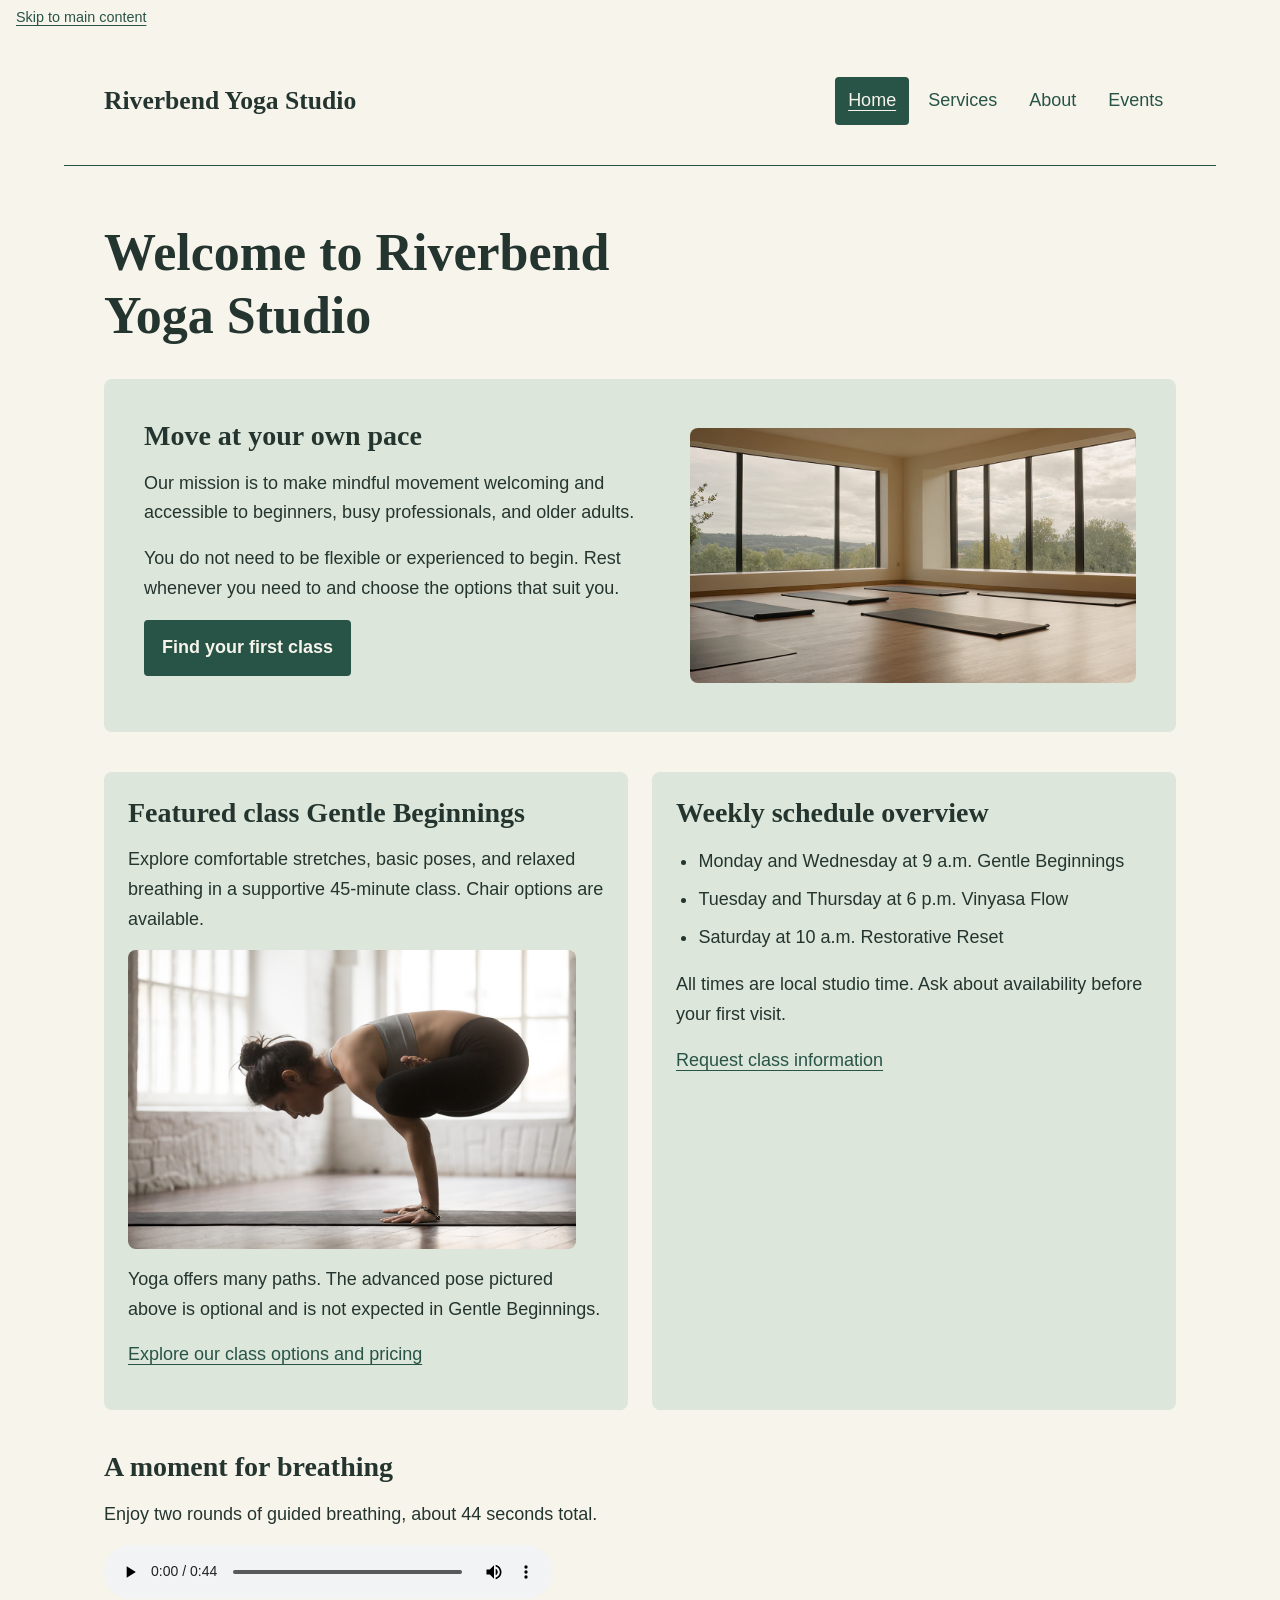
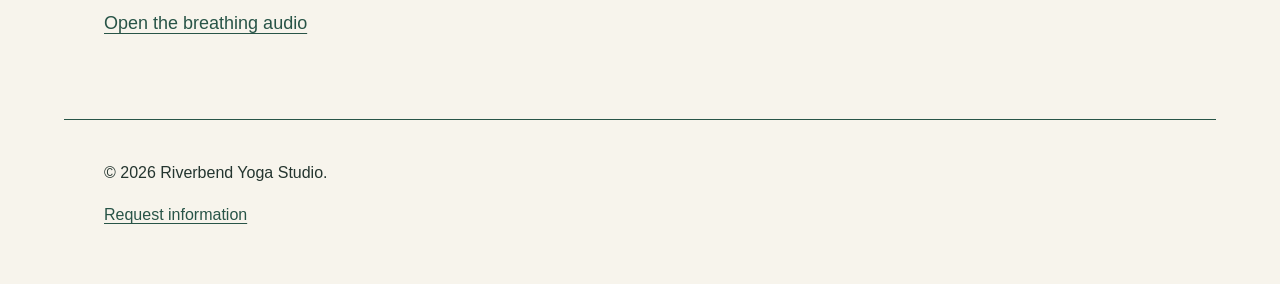
<file: index.html>
<!DOCTYPE html>
<html lang="en">
<head>
  <meta charset="UTF-8">
  <meta name="viewport" content="width=device-width, initial-scale=1">
  <title>Welcome to Riverbend Yoga Studio | Riverbend Yoga Studio</title>
<link rel="stylesheet" href="styles.css">
</head>
<body>
  <a href="#main-content" class="skip-link">Skip to main content</a>
  <header>
    <p class="studio-name">Riverbend Yoga Studio</p>
    <nav aria-label="Main navigation">
      <ul>
        <li><a href="index.html" aria-current="page">Home</a></li>
        <li><a href="services.html">Services</a></li>
        <li><a href="about.html">About</a></li>
        <li><a href="events.html">Events</a></li>
      </ul>
    </nav>
  </header>
  <main id="main-content" tabindex="-1">
    <h1>Welcome to Riverbend Yoga Studio</h1>
    <section class="welcome">
      <div class="welcome-copy">
<h2>Move at your own pace</h2>
      <p>Our mission is to make mindful movement welcoming and
        accessible to beginners, busy professionals, and older adults.</p>
      <p>You do not need to be flexible or experienced to begin.
        Rest whenever you need to and choose the options that suit you.</p>
      <p><a href="events.html#interest-form" class="button-link">Find your first class</a></p>
</div>
<img src="media/yoga-studio.png" width="600" alt="Yoga mats arranged on a wooden floor beside large windows">
    </section>
    <div class="section-row">
<section>
      <h2>Featured class Gentle Beginnings</h2>
      <p>Explore comfortable stretches, basic poses, and relaxed breathing
        in a supportive 45-minute class. Chair options are available.</p>
      <picture>
        <source media="(min-width: 800px)" srcset="media/yoga-feature-large.png">
        <img src="media/yoga-feature-small.png" width="300" alt="Yoga practitioner balancing on their hands in crow pose">
      </source></picture>
      <p>Yoga offers many paths. The advanced pose pictured above is
        optional and is not expected in Gentle Beginnings.</p>
      <p><a href="services.html">Explore our class options and pricing</a></p>
    </section>
    <section>
      <h2>Weekly schedule overview</h2>
      <ul>
        <li>Monday and Wednesday at 9 a.m. Gentle Beginnings</li>
        <li>Tuesday and Thursday at 6 p.m. Vinyasa Flow</li>
        <li>Saturday at 10 a.m. Restorative Reset</li>
      </ul>
      <p>All times are local studio time. Ask about availability before
        your first visit.</p>
      <p><a href="events.html#interest-form">Request class information</a></p>
    </section>
    </div>
<section>
      <h2>A moment for breathing</h2>
      <p>Enjoy two rounds of guided breathing, about 44 seconds total.</p>
      <audio controls preload="metadata">
        <source src="media/yoga-breathing.mp3" type="audio/mpeg">
        Your browser does not support audio playback.
        <a href="media/yoga-breathing.mp3">Download the breathing audio</a>.
      </source></audio>
      <p><a href="media/yoga-breathing.mp3">Open the breathing audio</a></p>
    </section>
  </main>
  <footer>
    <p>© 2026 Riverbend Yoga Studio.</p>
    <p><a href="events.html#interest-form">Request information</a></p>
  </footer>
</body>
</html>
</file>
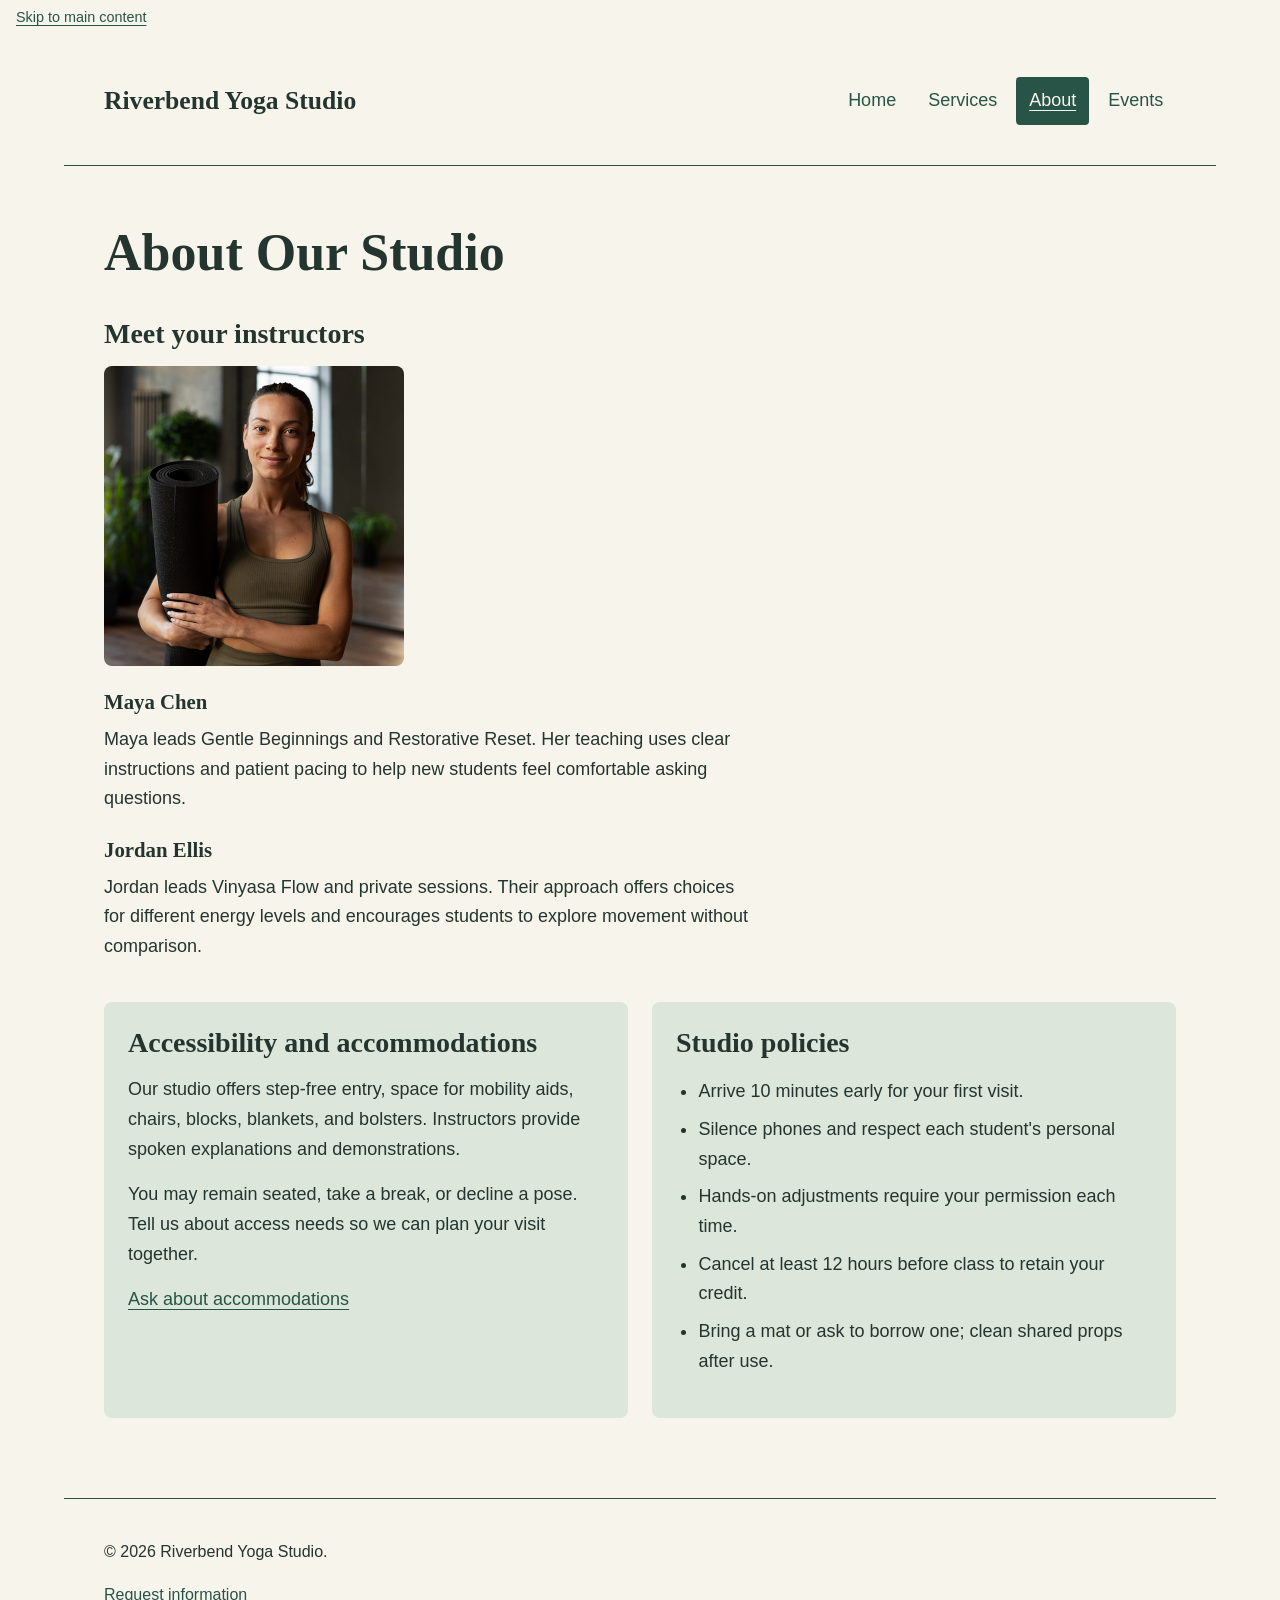
<file: about.html>
<!DOCTYPE html>
<html lang="en">
<head>
  <meta charset="UTF-8">
  <meta name="viewport" content="width=device-width, initial-scale=1">
  <title>About Our Studio | Riverbend Yoga Studio</title>
<link rel="stylesheet" href="styles.css">
</head>
<body>
  <a href="#main-content" class="skip-link">Skip to main content</a>
  <header>
    <p class="studio-name">Riverbend Yoga Studio</p>
    <nav aria-label="Main navigation">
      <ul>
        <li><a href="index.html">Home</a></li>
        <li><a href="services.html">Services</a></li>
        <li><a href="about.html" aria-current="page">About</a></li>
        <li><a href="events.html">Events</a></li>
      </ul>
    </nav>
  </header>
  <main id="main-content" tabindex="-1">
    <h1>About Our Studio</h1>
    <section>
      <h2>Meet your instructors</h2>
      <img src="media/yoga-instructor.png" width="300" alt="Yoga instructor holding a rolled black mat in the studio">
      <h3>Maya Chen</h3>
      <p>Maya leads Gentle Beginnings and Restorative Reset. Her teaching
        uses clear instructions and patient pacing to help new students
        feel comfortable asking questions.</p>
      <h3>Jordan Ellis</h3>
      <p>Jordan leads Vinyasa Flow and private sessions. Their approach
        offers choices for different energy levels and encourages
        students to explore movement without comparison.</p>
    </section>
    <div class="section-row">
<section>
      <h2>Accessibility and accommodations</h2>
      <p>Our studio offers step-free entry, space for mobility aids,
        chairs, blocks, blankets, and bolsters. Instructors provide
        spoken explanations and demonstrations.</p>
      <p>You may remain seated, take a break, or decline a pose.
        Tell us about access needs so we can plan your visit together.</p>
      <p><a href="events.html#interest-form">Ask about accommodations</a></p>
    </section>
    <section>
      <h2>Studio policies</h2>
      <ul>
        <li>Arrive 10 minutes early for your first visit.</li>
        <li>Silence phones and respect each student's personal space.</li>
        <li>Hands-on adjustments require your permission each time.</li>
        <li>Cancel at least 12 hours before class to retain your credit.</li>
        <li>Bring a mat or ask to borrow one; clean shared props after use.</li>
      </ul>
    </section>
  </div></main>
  <footer>
    <p>© 2026 Riverbend Yoga Studio.</p>
    <p><a href="events.html#interest-form">Request information</a></p>
  </footer>
</body>
</html>
</file>
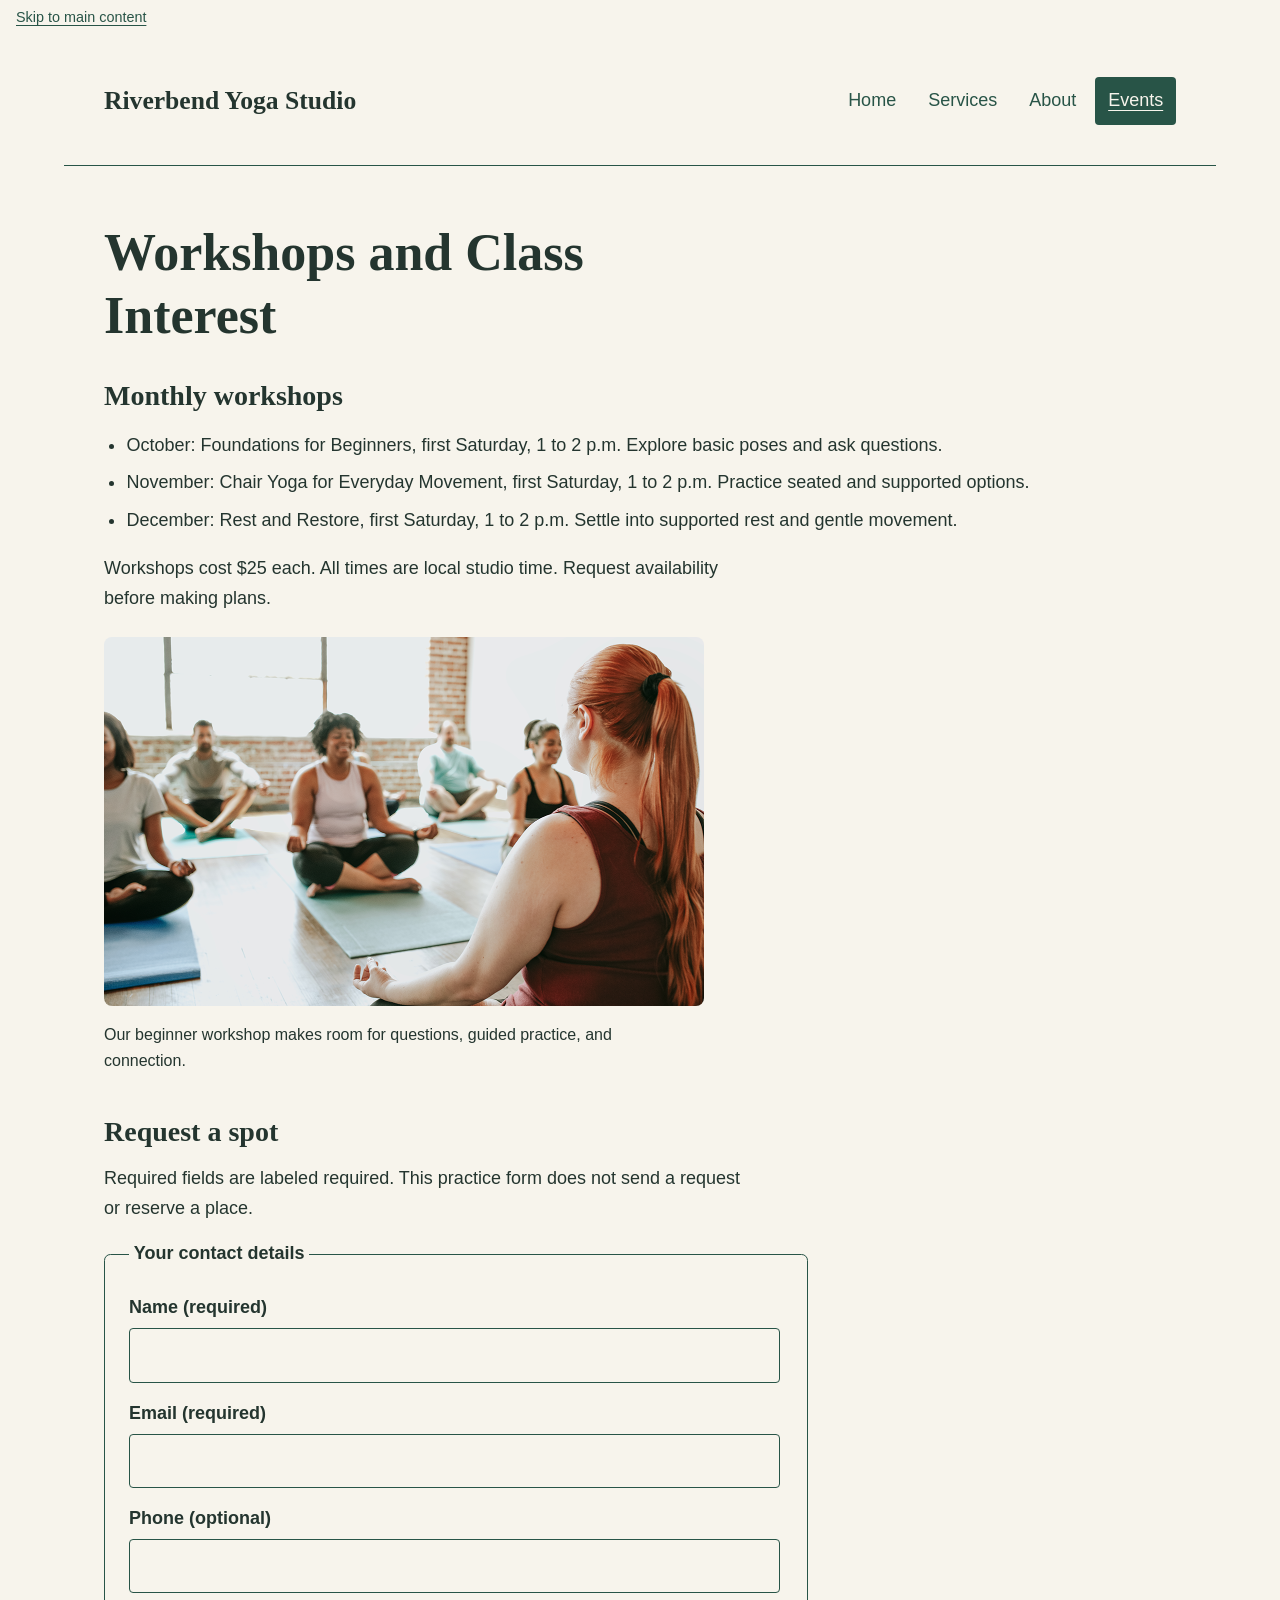
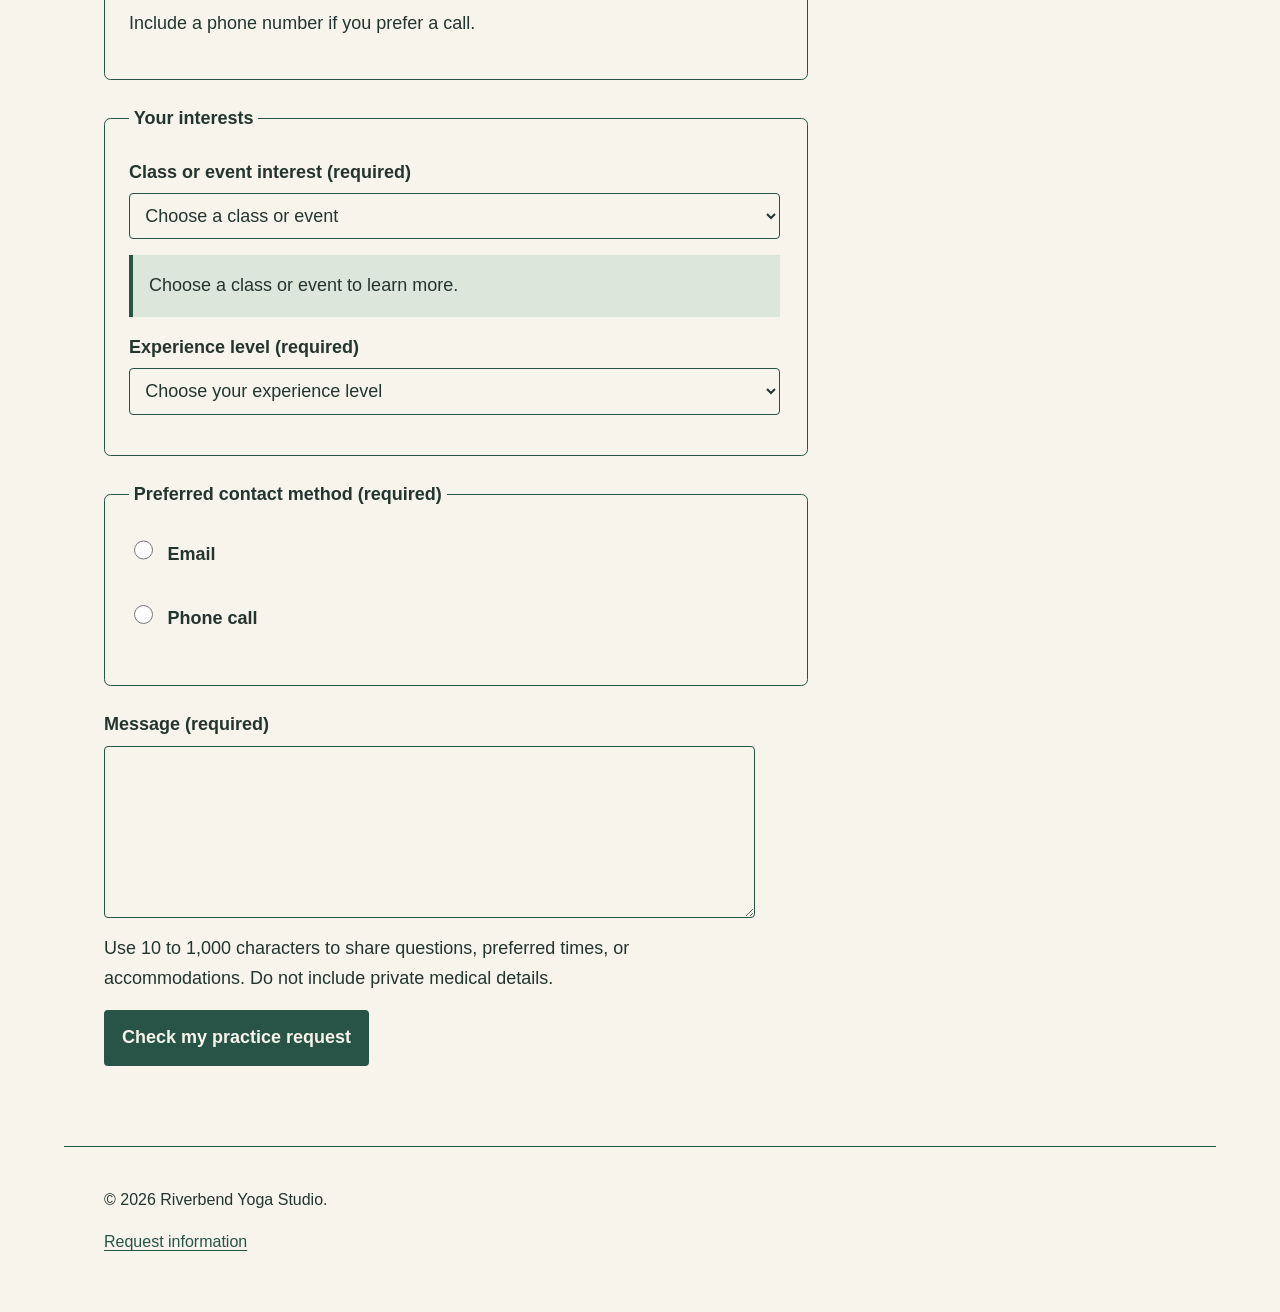
<file: events.html>
<!DOCTYPE html>
<html lang="en">
<head>
  <meta charset="UTF-8">
  <meta name="viewport" content="width=device-width, initial-scale=1">
  <title>Workshops and Class Interest | Riverbend Yoga Studio</title>
<link rel="stylesheet" href="styles.css">
<script src="script.js" defer></script>
</head>
<body>
  <a href="#main-content" class="skip-link">Skip to main content</a>
  <header>
    <p class="studio-name">Riverbend Yoga Studio</p>
    <nav aria-label="Main navigation">
      <ul>
        <li><a href="index.html">Home</a></li>
        <li><a href="services.html">Services</a></li>
        <li><a href="about.html">About</a></li>
        <li><a href="events.html" aria-current="page">Events</a></li>
      </ul>
    </nav>
  </header>
  <main id="main-content" tabindex="-1">
    <h1>Workshops and Class Interest</h1>
    <section>
      <h2>Monthly workshops</h2>
      <ul>
        <li>October: Foundations for Beginners, first Saturday,
          1 to 2 p.m. Explore basic poses and ask questions.</li>
        <li>November: Chair Yoga for Everyday Movement, first Saturday,
          1 to 2 p.m. Practice seated and supported options.</li>
        <li>December: Rest and Restore, first Saturday,
          1 to 2 p.m. Settle into supported rest and gentle movement.</li>
      </ul>
      <p>Workshops cost $25 each. All times are local studio time.
        Request availability before making plans.</p>
      <figure>
        <img src="media/yoga-workshop.png" width="600" alt="Instructor facing a group of students seated on yoga mats">
        <figcaption>Our beginner workshop makes room for questions,
          guided practice, and connection.</figcaption>
      </figure>
    </section>
    <section>
      <h2 id="interest-form">Request a spot</h2>
      <p id="form-help">Required fields are labeled required.
        This practice form does not send a request or reserve a place.</p>
      <form action="events.html#interest-form" method="get" aria-describedby="form-help">
        <fieldset>
          <legend>Your contact details</legend>
          <p>
            <label for="full-name">Name (required)</label>
            <input type="text" id="full-name" name="full-name" autocomplete="name" required maxlength="100">
          </p>
          <p>
            <label for="email">Email (required)</label>
            <input type="email" id="email" name="email" autocomplete="email" required>
          </p>
          <p>
            <label for="phone">Phone (optional)</label>
            <input type="tel" id="phone" name="phone" autocomplete="tel" aria-describedby="phone-help">
          </p>
          <p id="phone-help">Include a phone number if you prefer a call.</p>
        </fieldset>
        <fieldset>
          <legend>Your interests</legend>
          <p>
            <label for="interest">Class or event interest (required)</label>
            <select id="interest" name="interest" required>
              <option value="">Choose a class or event</option>
              <option value="gentle">Gentle Beginnings</option>
              <option value="vinyasa">Vinyasa Flow</option>
              <option value="restorative">Restorative Reset</option>
              <option value="private">Private session</option>
              <option value="october">October beginner workshop</option>
              <option value="november">November chair yoga workshop</option>
              <option value="december">December restorative workshop</option>
            </select>
          </p>
          <p>
            <label for="experience">Experience level (required)</label>
            <select id="experience" name="experience" required>
              <option value="">Choose your experience level</option>
              <option value="new">Brand new to yoga</option>
              <option value="some">Some experience</option>
              <option value="regular">Regular practice</option>
            </select>
          </p>
        </fieldset>
        <fieldset>
          <legend>Preferred contact method (required)</legend>
          <p>
            <input type="radio" id="contact-email" name="contact-method" value="email" required>
            <label for="contact-email">Email</label>
          </p>
          <p>
            <input type="radio" id="contact-phone" name="contact-method" value="phone" required>
            <label for="contact-phone">Phone call</label>
          </p>
        </fieldset>
        <p>
          <label for="message">Message (required)</label>
          <textarea id="message" name="message" rows="5" cols="35" required minlength="10" maxlength="1000" aria-describedby="message-help"></textarea>
        </p>
        <p id="message-help">Use 10 to 1,000 characters to share questions,
          preferred times, or accommodations. Do not include private
          medical details.</p>
        <button type="submit">Check my practice request</button>
      </form>
    </section>
  </main>
  <footer>
    <p>© 2026 Riverbend Yoga Studio.</p>
    <p><a href="events.html#interest-form">Request information</a></p>
  </footer>
</body>
</html>
</file>
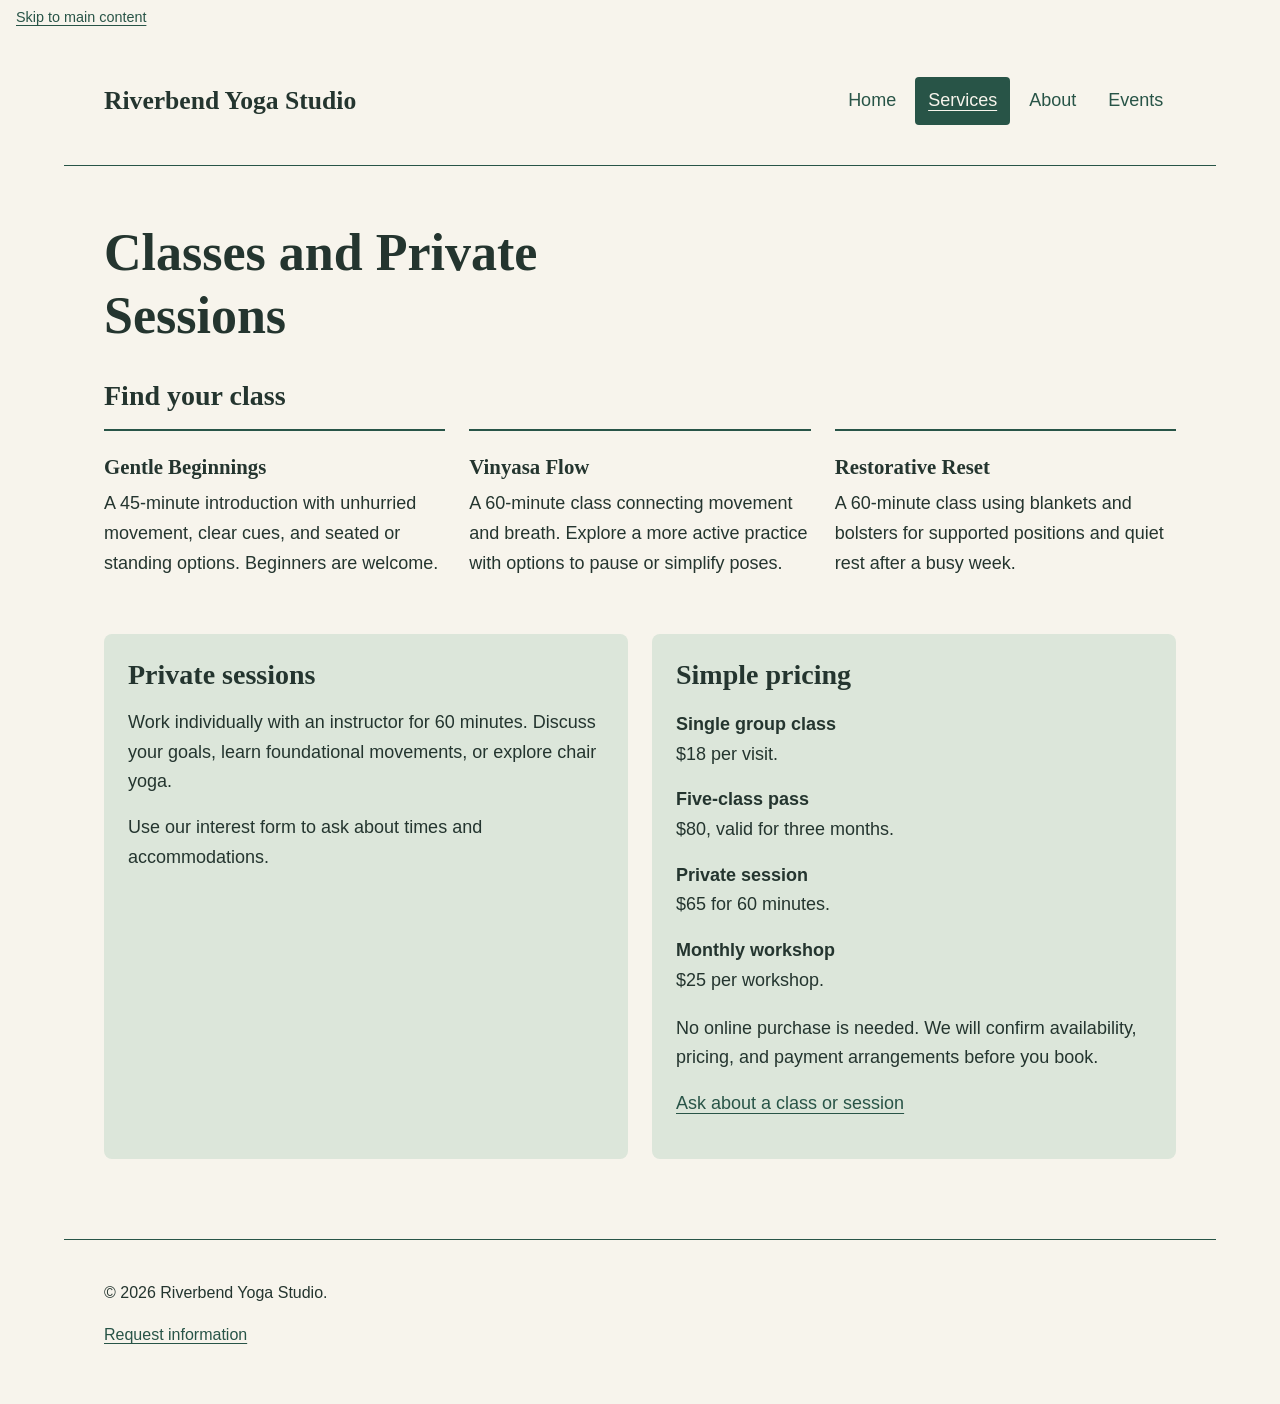
<file: services.html>
<!DOCTYPE html>
<html lang="en">
<head>
  <meta charset="UTF-8">
  <meta name="viewport" content="width=device-width, initial-scale=1">
  <title>Classes and Private Sessions | Riverbend Yoga Studio</title>
<link rel="stylesheet" href="styles.css">
</head>
<body>
  <a href="#main-content" class="skip-link">Skip to main content</a>
  <header>
    <p class="studio-name">Riverbend Yoga Studio</p>
    <nav aria-label="Main navigation">
      <ul>
        <li><a href="index.html">Home</a></li>
        <li><a href="services.html" aria-current="page">Services</a></li>
        <li><a href="about.html">About</a></li>
        <li><a href="events.html">Events</a></li>
      </ul>
    </nav>
  </header>
  <main id="main-content" tabindex="-1">
    <h1>Classes and Private Sessions</h1>
    <section>
      <h2>Find your class</h2>
      <div class="class-list">
<article><h3>Gentle Beginnings</h3>
      <p>A 45-minute introduction with unhurried movement, clear cues,
        and seated or standing options. Beginners are welcome.</p>
      </article><article><h3>Vinyasa Flow</h3>
      <p>A 60-minute class connecting movement and breath. Explore a
        more active practice with options to pause or simplify poses.</p>
      </article><article><h3>Restorative Reset</h3>
      <p>A 60-minute class using blankets and bolsters for supported
        positions and quiet rest after a busy week.</p>
    </article>
</div></section>
    <div class="section-row">
<section>
      <h2>Private sessions</h2>
      <p>Work individually with an instructor for 60 minutes. Discuss
        your goals, learn foundational movements, or explore chair yoga.</p>
      <p>Use our interest form to ask about times and accommodations.</p>
    </section>
    <section>
      <h2>Simple pricing</h2>
      <dl>
        <dt>Single group class</dt>
<dd>$18 per visit.</dd>
        <dt>Five-class pass</dt>
<dd>$80, valid for three months.</dd>
        <dt>Private session</dt>
<dd>$65 for 60 minutes.</dd>
        <dt>Monthly workshop</dt>
<dd>$25 per workshop.</dd>
      </dl>
      <p>No online purchase is needed. We will confirm availability,
        pricing, and payment arrangements before you book.</p>
      <p><a href="events.html#interest-form">Ask about a class or session</a></p>
    </section>
  </div></main>
  <footer>
    <p>© 2026 Riverbend Yoga Studio.</p>
    <p><a href="events.html#interest-form">Request information</a></p>
  </footer>
</body>
</html>
</file>
<file: styles.css>
/* Riverbend Yoga Studio — shared mobile-first design */
:root {
  --cream: #F7F4EC;
  --sage: #DCE6DA;
  --forest: #285447;
  --ink: #24352F;
  --space-sm: .75rem;
  --space-md: 1.5rem;
  --space-lg: 2.5rem;
}
* { box-sizing: border-box; }
body { margin: 0; background: var(--cream); color: var(--ink); font-family: Arial, sans-serif; font-size: 1.125rem; line-height: 1.65; }
a { color: var(--forest); text-underline-offset: .2em; }
a:hover { text-decoration-thickness: .15em; }
a:focus-visible, button:focus-visible, input:focus-visible, select:focus-visible, textarea:focus-visible { outline: 3px solid var(--forest); outline-offset: 4px; }
.skip-link { display: block; padding: .4rem 1rem; font-size: .9rem; }
header, main, footer { max-width: 72rem; margin-inline: auto; padding: var(--space-md); }
header { display: flex; flex-direction: column; gap: var(--space-sm); border-bottom: 1px solid var(--forest); }
.studio-name { font-family: Georgia, serif; font-size: 1.6rem; font-weight: bold; margin: 0; }
nav ul { display: flex; flex-wrap: wrap; gap: .4rem; list-style: none; margin: 0; padding: 0; }
nav a { display: block; padding: .6rem .8rem; border-radius: .25rem; text-decoration: none; }
nav a:hover { background: var(--sage); }
nav a[aria-current="page"] { background: var(--forest); color: var(--cream); text-decoration: underline; }
h1, h2, h3 { font-family: Georgia, serif; line-height: 1.2; }
h1 { font-size: 2.25rem; max-width: 24ch; margin: 1rem 0 2rem; }
h2 { font-size: 1.75rem; margin: 0 0 1rem; }
h3 { font-size: 1.3rem; margin: 1.5rem 0 .6rem; }
p { max-width: 65ch; margin: 0 0 1rem; }
section { margin-bottom: var(--space-lg); }
img { display: block; max-width: 100%; height: auto; border-radius: .5rem; margin-block: 1rem; }
picture { display: block; }
picture img { width: 100%; max-width: 28rem; }
.welcome { display: flex; flex-direction: column; gap: var(--space-md); background: var(--sage); padding: var(--space-md); border-radius: .5rem; }
.welcome-copy, .welcome > img { min-width: 0; }
.welcome > img { width: 100%; object-fit: contain; margin: 0; }
.section-row, .class-list { display: flex; flex-direction: column; gap: var(--space-md); }
.section-row > section, .class-list > article { min-width: 0; flex: 1; }
.class-list > article { border-top: 2px solid var(--forest); }
.section-row > section { padding: var(--space-md); background: var(--sage); border-radius: .5rem; }
ul { padding-left: 1.4rem; }
li { margin-bottom: .5rem; }
nav li { margin: 0; }
dt { font-weight: bold; }
dd { margin: 0 0 1rem; }
figure { margin: 1.5rem 0; }
figcaption { max-width: 65ch; font-size: 1rem; }
audio { width: 100%; max-width: 28rem; }
form { max-width: 44rem; }
fieldset { min-width: 0; border: 1px solid var(--forest); border-radius: .4rem; padding: var(--space-md); margin: 0 0 var(--space-md); }
legend { font-weight: bold; padding: 0 .3rem; max-width: 100%; }
label { display: block; font-weight: bold; margin-bottom: .35rem; }
input, select, textarea, button { font: inherit; }
input:not([type="radio"]), select, textarea { display: block; width: 100%; min-width: 0; padding: .7rem; color: var(--ink); background: var(--cream); border: 1px solid var(--forest); border-radius: .25rem; }
textarea { resize: vertical; }
input[type="radio"] { width: 1.2rem; height: 1.2rem; accent-color: var(--forest); }
input[type="radio"] + label { display: inline-block; padding: .4rem; }
.button-link, button { display: inline-block; background: var(--forest); color: var(--cream); border: 2px solid var(--forest); border-radius: .25rem; padding: .7rem 1rem; font-weight: bold; text-decoration: none; cursor: pointer; }
.button-link:hover, button:hover { background: var(--ink); }
footer { border-top: 1px solid var(--forest); font-size: 1rem; }
@media (min-width: 48rem) {
  header { flex-direction: row; align-items: center; justify-content: space-between; flex-wrap: wrap; }
  header, main, footer { padding: var(--space-lg); }
  h1 { font-size: 3.25rem; }
  .welcome { flex-direction: row; align-items: center; padding: var(--space-lg); }
  .welcome-copy { flex: 1; }
  .welcome > img { width: 45%; }
  .section-row, .class-list { flex-direction: row; }
}
/* Class details and form feedback */
.class-details {
  padding: 1rem;
  background-color: #DCE6DA;
  border-left: 4px solid #285447;
}

.field-error {
  margin-top: 0.5rem;
  font-weight: bold;
  color: #24352F;
}

input.invalid,
select.invalid,
textarea.invalid {
  border: 3px solid #24352F;
}

.form-status:not(:empty) {
  padding: 1rem;
  background-color: #DCE6DA;
  font-weight: bold;
}
</file>
